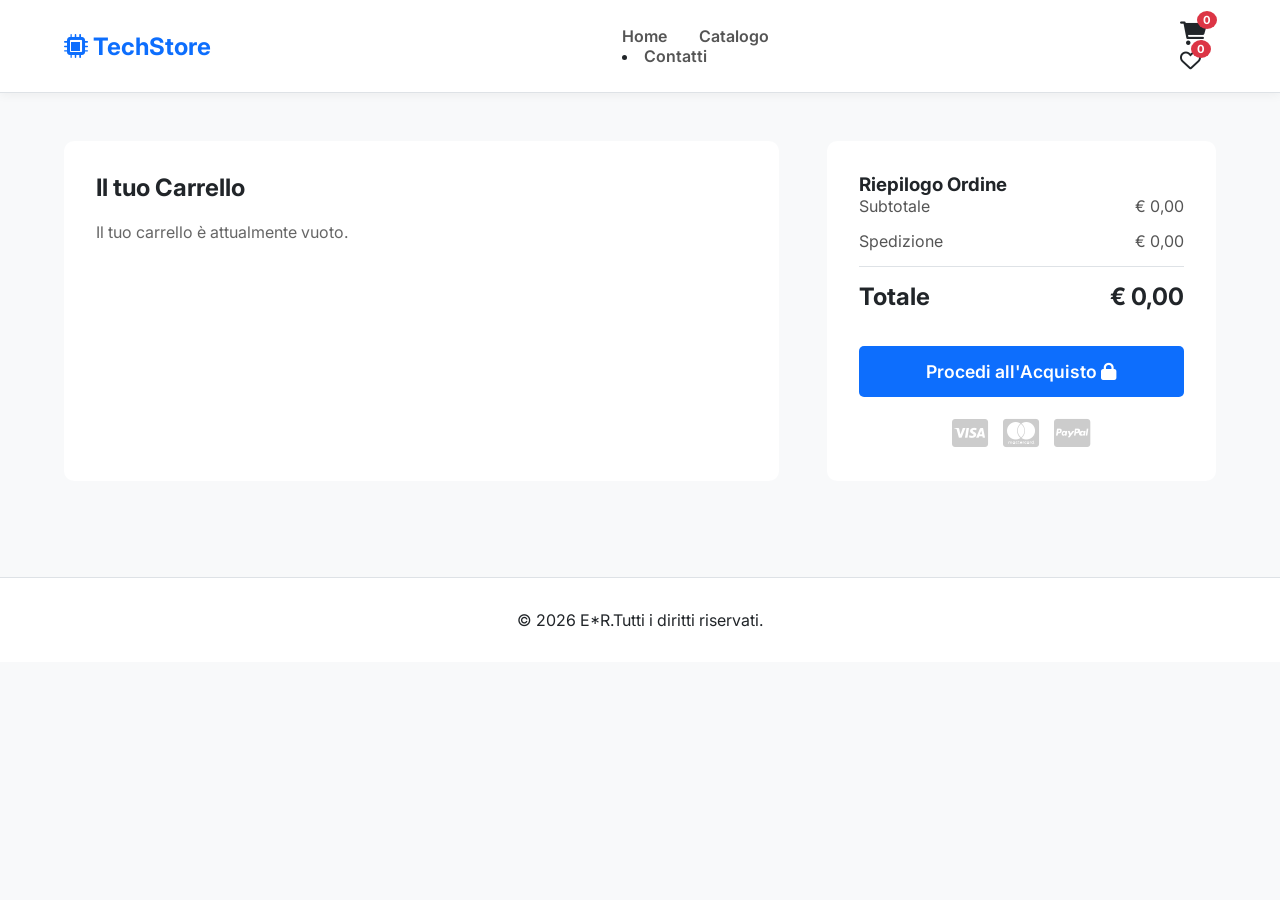
<file: carrello.html>
<!DOCTYPE html>
<html lang="it">
<head>
    <meta charset="UTF-8">
    <meta name="viewport" content="width=device-width, initial-scale=1.0">
    <title>Carrello | TechStore</title>
    <link rel="stylesheet" href="style.css">
    <link href="https://cdnjs.cloudflare.com/ajax/libs/font-awesome/6.0.0/css/all.min.css" rel="stylesheet">
    <link href="https://fonts.googleapis.com/css2?family=Inter:wght@300;400;600;700&display=swap" rel="stylesheet">
</head>
<body>
    <header>
        <div class="logo"><h2><i class="fas fa-microchip"></i> TechStore</h2></div>
        <nav><ul><li><a href="index.html">Home</a>
        </li><li><a href="catalogo.html">Catalogo</a></li></ul><li><a href="contatti.html">Contatti</a></li></nav>
        <div class="header-actions">
            <a href="carrello.html" class="cart-icon"><i class="fas fa-shopping-cart"></i><span id="cart-badge" class="badge">1</span></a>
            <div class="header-actions">
    <a href="preferiti.html" class="wishlist-icon" style="margin-right: 15px; font-size: 1.3rem; position: relative;"><i class="far fa-heart"></i><span id="wishlist-badge" class="badge" style="background-color: #dc3545;">0</span></a>
        </div>
    </header>

    <div class="cart-container">
        <div class="cart-items">
            <h2>Il tuo Carrello</h2>
            <div class="cart-item">
                <img src="https://images.unsplash.com/photo-1496181133206-80ce9b88a853?q=80&w=200&auto=format&fit=crop" alt="Laptop">
                <div class="item-details">
                    <h3>UltraBook 15" M2</h3>
                    <p>Variante: Grigio Siderale</p>
                </div>
                <div class="item-qty"><input type="number" value="1" min="1"></div>
                <div class="item-price">€ 1.450,00</div>
                <button class="btn-remove"><i class="fas fa-trash"></i></button>
            </div>
        </div>

        <div class="cart-summary">
            <h3>Riepilogo Ordine</h3>
            <div class="summary-line"><span>Subtotale</span><span>€ 1.450,00</span></div>
            <div class="summary-line"><span>Spedizione</span><span>Gratuita</span></div>
            <hr style="margin: 15px 0; border: none; border-top: 1px solid #dee2e6;">
            <div class="summary-line total"><span>Totale</span><span>€ 1.450,00</span></div>
            <button class="btn-primary checkout-btn" onclick="procediCheckout()">Procedi all'Acquisto <i class="fas fa-lock"></i></button>
            <div class="secure-payments">
                <i class="fab fa-cc-visa"></i> <i class="fab fa-cc-mastercard"></i> <i class="fab fa-cc-paypal"></i>
            </div>
        </div>
    </div>

    <footer><div class="footer-bottom"><p>© 2026 E*R.Tutti i diritti riservati.</p></div></footer>
    <script src="script.js"></script>
</body>
</html>
</file>
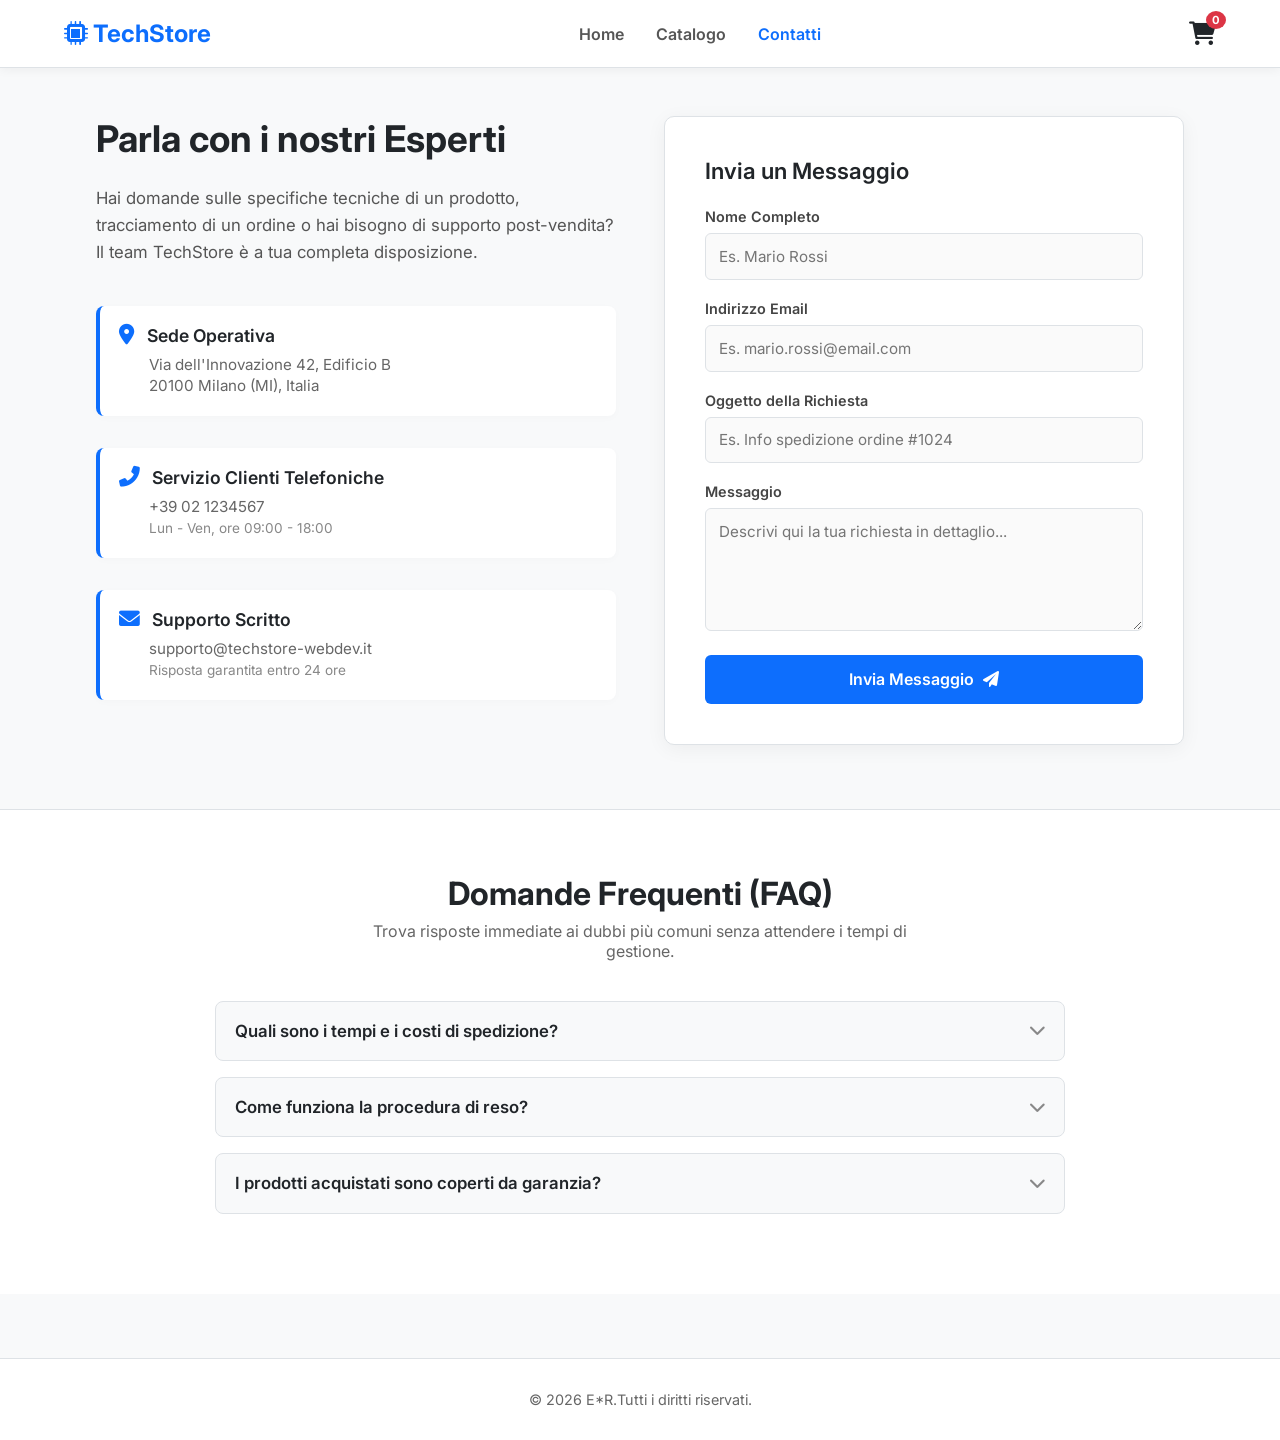
<file: contatti.html>
<!DOCTYPE html>
<html lang="it">
<head>
    <meta charset="UTF-8">
    <meta name="viewport" content="width=device-width, initial-scale=1.0">
    <title>Contatti & Assistenza | TechStore</title>
    <link rel="stylesheet" href="style.css">
    <link href="https://cdnjs.cloudflare.com/ajax/libs/font-awesome/6.0.0/css/all.min.css" rel="stylesheet">
    <link href="https://fonts.googleapis.com/css2?family=Inter:wght@300;400;600;700&display=swap" rel="stylesheet">
    <style>
        .contact-container {
            max-width: 1200px;
            margin: 3rem auto;
            padding: 0 2rem;
            display: block;
        }
        .contact-grid-layout {
            display: table;
            width: 100%;
            table-layout: fixed;
            margin-bottom: 3rem;
        }
        .contact-column {
            display: table-cell;
            width: 50%;
            vertical-align: top;
            padding: 0 1.5rem;
        }
        @media (max-width: 768px) {
            .contact-column {
                display: block;
                width: 100%;
                padding: 0;
                margin-bottom: 2rem;
            }
        }
        .contact-info h1 {
            font-size: 2.3rem;
            margin-bottom: 1.5rem;
            color: var(--text-dark);
            font-weight: 700;
        }
        .contact-info p.subtitle {
            color: #555;
            line-height: 1.6;
            margin-bottom: 2.5rem;
            font-size: 1.05rem;
        }
        .info-details {
            margin-top: 2rem;
        }
        .info-item {
            display: block;
            margin-bottom: 2rem;
            background: white;
            padding: 1.2rem;
            border-radius: 8px;
            border-left: 4px solid var(--primary);
            box-shadow: 0 2px 8px rgba(0,0,0,0.02);
        }
        .info-item-header {
            display: flex;
            align-items: center;
            gap: 12px;
            margin-bottom: 0.5rem;
        }
        .info-item i {
            font-size: 1.3rem;
            color: var(--primary);
        }
        .info-item h4 {
            margin: 0;
            font-size: 1.1rem;
            font-weight: 600;
        }
        .info-item p {
            margin: 0;
            font-size: 0.95rem;
            color: #666;
            padding-left: 30px;
            line-height: 1.4;
        }
        .contact-form-box {
            background: white;
            padding: 2.5rem;
            border-radius: 10px;
            box-shadow: 0 4px 20px rgba(0,0,0,0.05);
            border: 1px solid var(--border);
        }
        .contact-form-box h3 {
            margin-bottom: 1.5rem;
            font-size: 1.4rem;
            font-weight: 600;
            color: var(--text-dark);
        }
        .form-group {
            margin-bottom: 1.25rem;
        }
        .form-group label {
            display: block;
            margin-bottom: 0.5rem;
            font-weight: 600;
            font-size: 0.9rem;
            color: #444;
        }
        .form-group input, .form-group textarea {
            width: 100%;
            padding: 0.8rem;
            border: 1px solid var(--border);
            border-radius: 6px;
            font-family: inherit;
            font-size: 0.95rem;
            background-color: #fafafa;
            transition: all 0.3s;
        }
        .form-group input:focus, .form-group textarea:focus {
            outline: none;
            border-color: var(--primary);
            background-color: #fff;
            box-shadow: 0 0 0 3px rgba(13, 110, 253, 0.1);
        }
        .faq-section {
            background: white;
            padding: 4rem 5%;
            margin-top: 4rem;
            border-top: 1px solid var(--border);
        }
        .faq-container {
            max-width: 850px;
            margin: 2.5rem auto 0 auto;
        }
        .faq-title {
            text-align: center;
            font-size: 2rem;
            font-weight: 700;
            margin-bottom: 0.5rem;
        }
        .faq-item {
            border: 1px solid var(--border);
            border-radius: 8px;
            padding: 1.2rem;
            margin-bottom: 1rem;
            cursor: pointer;
            transition: all 0.2s ease;
            background-color: var(--bg-light);
        }
        .faq-item:hover {
            border-color: var(--primary);
            background-color: #fff;
        }
        .faq-question {
            display: flex;
            justify-content: space-between;
            align-items: center;
            font-weight: 600;
            font-size: 1.05rem;
            color: var(--text-dark);
        }
        .faq-answer {
            max-height: 0;
            overflow: hidden;
            transition: max-height 0.3s ease, margin-top 0.3s ease;
            color: #555;
            line-height: 1.6;
            font-size: 0.95rem;
        }
        .faq-item.active {
            background-color: #fff;
            border-color: var(--primary);
            box-shadow: 0 4px 12px rgba(13, 110, 253, 0.03);
        }
        .faq-item.active .faq-answer {
            max-height: 200px;
            margin-top: 1rem;
            border-top: 1px solid var(--border);
            padding-top: 0.8rem;
        }
        .faq-item.active .faq-question i {
            transform: rotate(180deg);
            color: var(--primary);
        }
        .faq-question i {
            transition: transform 0.3s;
            color: #888;
        }
        .btn-submit {
            background-color: var(--primary);
            color: white;
            width: 100%;
            padding: 0.9rem;
            border: none;
            border-radius: 6px;
            cursor: pointer;
            font-weight: 600;
            font-size: 1rem;
            transition: background-color 0.2s;
        }
        .btn-submit:hover {
            background-color: var(--primary-hover);
        }
    </style>
</head>
<body>
    <header>
        <div class="logo"><h2><i class="fas fa-microchip"></i> TechStore</h2></div>
        <nav>
            <ul>
                <li><a href="index.html">Home</a></li>
                <li><a href="catalogo.html">Catalogo</a></li>
                <li><a href="contatti.html" class="active">Contatti</a></li>
            </ul>
        </nav>
        <div class="header-actions">
            <a href="carrello.html" class="cart-icon"><i class="fas fa-shopping-cart"></i><span id="cart-badge" class="badge">0</span></a>
        </div>
    </header>

    <main>
        <div class="contact-container">
            <div class="contact-grid-layout">
                <!-- Colonna Info Sinistra -->
                <div class="contact-column contact-info">
                    <h1>Parla con i nostri Esperti</h1>
                    <p class="subtitle">Hai domande sulle specifiche tecniche di un prodotto, tracciamento di un ordine o hai bisogno di supporto post-vendita? Il team TechStore è a tua completa disposizione.</p>
                    
                    <div class="info-details">
                        <div class="info-item">
                            <div class="info-item-header">
                                <i class="fas fa-map-marker-alt"></i>
                                <h4>Sede Operativa</h4>
                            </div>
                            <p>Via dell'Innovazione 42, Edificio B<br>20100 Milano (MI), Italia</p>
                        </div>
                        <div class="info-item">
                            <div class="info-item-header">
                                <i class="fas fa-phone-alt"></i>
                                <h4>Servizio Clienti Telefoniche</h4>
                            </div>
                            <p>+39 02 1234567<br><span style="font-size:0.85rem; color:#888;">Lun - Ven, ore 09:00 - 18:00</span></p>
                        </div>
                        <div class="info-item">
                            <div class="info-item-header">
                                <i class="fas fa-envelope"></i>
                                <h4>Supporto Scritto</h4>
                            </div>
                            <p>supporto@techstore-webdev.it<br><span style="font-size:0.85rem; color:#888;">Risposta garantita entro 24 ore</span></p>
                        </div>
                    </div>
                </div>

                <!-- Colonna Form Destra -->
                <div class="contact-column">
                    <div class="contact-form-box">
                        <h3>Invia un Messaggio</h3>
                        <form id="contactForm" onsubmit="inviaMessaggio(event)">
                            <div class="form-group">
                                <label for="name">Nome Completo</label>
                                <input type="text" id="name" required placeholder="Es. Mario Rossi">
                            </div>
                            <div class="form-group">
                                <label for="email">Indirizzo Email</label>
                                <input type="email" id="email" required placeholder="Es. mario.rossi@email.com">
                            </div>
                            <div class="form-group">
                                <label for="subject">Oggetto della Richiesta</label>
                                <input type="text" id="subject" required placeholder="Es. Info spedizione ordine #1024">
                            </div>
                            <div class="form-group">
                                <label for="message">Messaggio</label>
                                <textarea id="message" rows="5" required placeholder="Descrivi qui la tua richiesta in dettaglio..."></textarea>
                            </div>
                            <button type="submit" class="btn-submit">Invia Messaggio <i class="fas fa-paper-plane" style="margin-left:5px;"></i></button>
                        </form>
                    </div>
                </div>
            </div>
        </div>

        <!-- Sezione FAQ Accordion -->
        <section class="faq-section">
            <h2 class="faq-title">Domande Frequenti (FAQ)</h2>
            <p style="text-align: center; color: #666; max-width: 600px; margin: 0 auto 2rem auto;">Trova risposte immediate ai dubbi più comuni senza attendere i tempi di gestione.</p>
            
            <div class="faq-container">
                <div class="faq-item" onclick="toggleFaq(this)">
                    <div class="faq-question">
                        <span>Quali sono i tempi e i costi di spedizione?</span>
                        <i class="fas fa-chevron-down"></i>
                    </div>
                    <div class="faq-answer">
                        La spedizione è espressa e gratuita in tutta Italia per ordini superiori a € 49,00. Per importi inferiori, il costo fisso è di € 5,90. La consegna avviene normalmente in 24/48 ore lavorative dal momento dell'evasione.
                    </div>
                </div>
                
                <div class="faq-item" onclick="toggleFaq(this)">
                    <div class="faq-question">
                        <span>Come funziona la procedura di reso?</span>
                        <i class="fas fa-chevron-down"></i>
                    </div>
                    <div class="faq-answer">
                        Puoi richiedere il reso gratuito entro 14 giorni dalla data di consegna del pacco. È sufficiente compilare la richiesta nell'area personale o contattarci via form per ricevere l'etichetta di spedizione prepagata del corriere.
                    </div>
                </div>

                <div class="faq-item" onclick="toggleFaq(this)">
                    <div class="faq-question">
                        <span>I prodotti acquistati sono coperti da garanzia?</span>
                        <i class="fas fa-chevron-down"></i>
                    </div>
                    <div class="faq-answer">
                        Sì, tutti i prodotti venduti su TechStore sono al 100% originali e coperti dalla Garanzia Legale di Conformità della durata di 24 mesi per i clienti privati, valida a livello nazionale.
                    </div>
                </div>
            </div>
        </section>
    </main>

    <footer style="background: #fff; padding: 2rem 0; text-align: center; border-top: 1px solid var(--border); margin-top: 4rem;">
        <p style="color: #666; font-size: 0.9rem;">© 2026 E*R.Tutti i diritti riservati.</p>
    </footer>

    <script src="script.js"></script>
    <script>
        function toggleFaq(element) {
            element.classList.toggle('active');
        }
        function inviaMessaggio(event) {
            event.preventDefault();
            const nome = document.getElementById('name').value;
            alert(`Grazie ${nome}! Il tuo messaggio è stato preso in carico con successo. Ti risponderemo all'indirizzo email inserito entro 24 ore lavorative.`);
            document.getElementById('contactForm').reset();
        }
    </script>
</body>
</html>
</file>
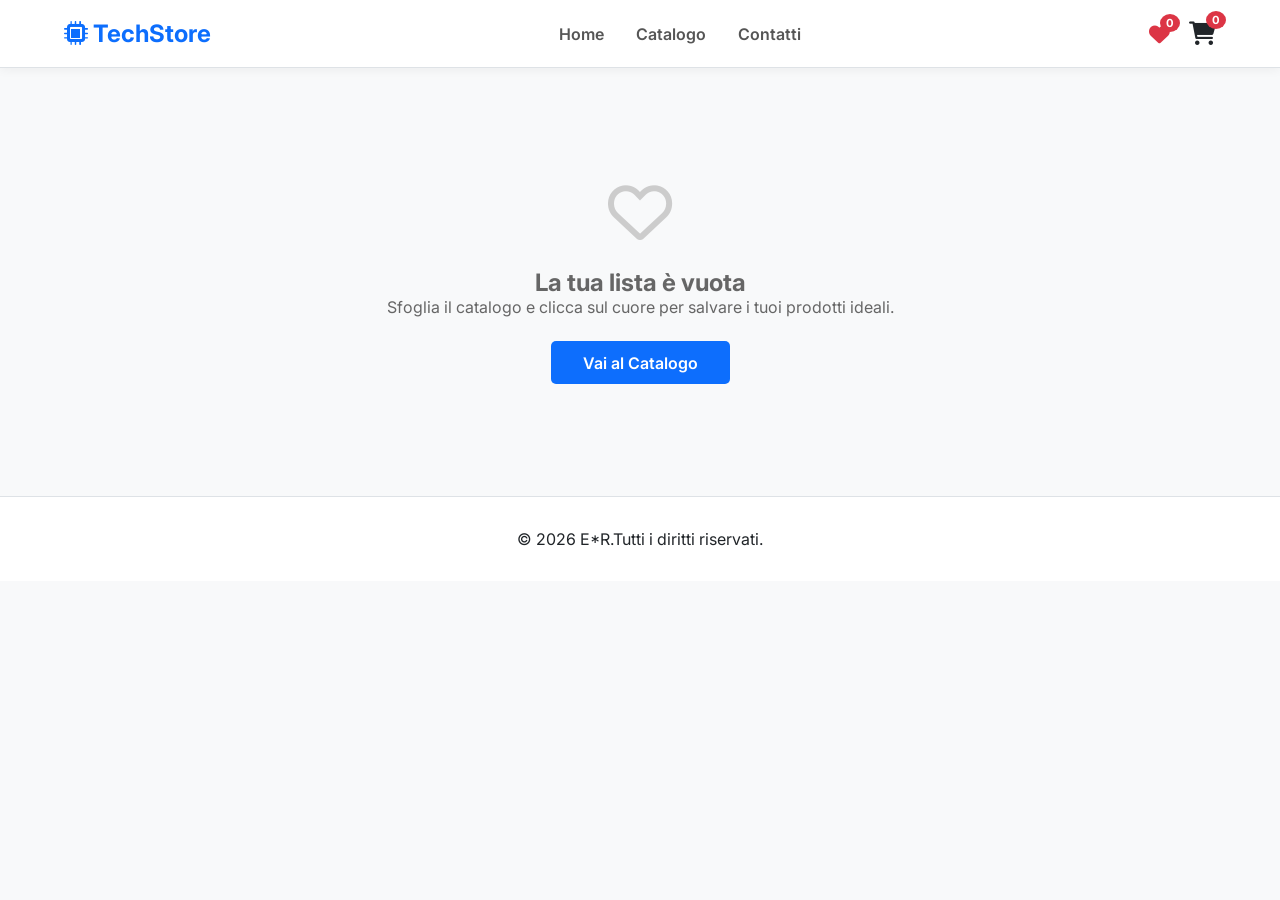
<file: preferiti.html>
<!DOCTYPE html>
<html lang="it">
<head>
    <meta charset="UTF-8">
    <meta name="viewport" content="width=device-width, initial-scale=1.0">
    <title>Lista dei Desideri | TechStore</title>
    <link rel="stylesheet" href="style.css">
    <link href="https://cdnjs.cloudflare.com/ajax/libs/font-awesome/6.0.0/css/all.min.css" rel="stylesheet">
    <link href="https://fonts.googleapis.com/css2?family=Inter:wght@300;400;600;700&display=swap" rel="stylesheet">
    <style>
        .wishlist-container { max-width: 1200px; margin: 3rem auto; padding: 0 2rem; }
        .wishlist-header { margin-bottom: 2rem; border-bottom: 1px solid var(--border); padding-bottom: 1rem; }
        .wishlist-grid { display: grid; grid-template-columns: repeat(auto-fill, minmax(280px, 1fr)); gap: 2rem; }
        .empty-wishlist { text-align: center; padding: 4rem 2rem; color: #666; }
        .empty-wishlist i { font-size: 4rem; color: #ccc; margin-bottom: 1.5rem; }
        
        /* Stile specifico per badge wishlist nell'header */
        .wishlist-icon { position: relative; margin-right: 15px; font-size: 1.3rem; color: #333; transition: 0.3s; }
        .wishlist-icon:hover { color: #dc3545; }
        .wishlist-icon .badge { background-color: #dc3545; }
    </style>
</head>
<body>
    <header>
        <div class="logo"><h2><i class="fas fa-microchip"></i> TechStore</h2></div>
        <nav>
            <ul>
                <li><a href="index.html">Home</a></li>
                <li><a href="catalogo.html">Catalogo</a></li>
                <li><a href="contatti.html">Contatti</a></li>
            </ul>
        </nav>
        <div class="header-actions">
            <a href="preferiti.html" class="wishlist-icon" style="color: #dc3545;"><i class="fas fa-heart"></i><span id="wishlist-badge" class="badge">0</span></a>
            <a href="carrello.html" class="cart-icon"><i class="fas fa-shopping-cart"></i><span id="cart-badge" class="badge">0</span></a>
        </div>
    </header>

    <main>
        <div class="wishlist-container">
            <div class="wishlist-header">
                <h1>La tua Lista dei Desideri <i class="fas fa-heart" style="color: #dc3545;"></i></h1>
                <p>I prodotti che hai salvato per un secondo momento.</p>
            </div>
            
            <div id="wishlist-grid" class="wishlist-grid">
                <!-- I prodotti preferiti verranno inseriti qui dinamicamente da JavaScript -->
            </div>
        </div>
    </main>

    <footer><div class="footer-bottom"><p>© 2026 E*R.Tutti i diritti riservati.</p></div></footer>
    <script src="script.js"></script>
</body>
</html>
</file>
<file: style.css>
@import url('https://fonts.googleapis.com/css2?family=Inter:wght@300;400;600;700&display=swap');

:root {
    --primary: #0d6efd;
    --primary-hover: #0b5ed7;
    --bg-light: #f8f9fa;
    --text-dark: #212529;
    --border: #dee2e6;
}

* { margin: 0; padding: 0; box-sizing: border-box; font-family: 'Inter', sans-serif; }
body { background-color: var(--bg-light); color: var(--text-dark); }
a { text-decoration: none; color: inherit; }

/* --- HEADER & NAV --- */
header { background: white; padding: 1.2rem 5%; display: flex; justify-content: space-between; align-items: center; border-bottom: 1px solid var(--border); position: sticky; top: 0; z-index: 100; box-shadow: 0 2px 10px rgba(0,0,0,0.05); }
.logo h2 { color: var(--primary); font-weight: 700; }
nav ul { list-style: none; display: flex; gap: 2rem; }
nav a { font-weight: 600; color: #555; transition: 0.3s; }
nav a:hover, nav a.active { color: var(--primary); }
.cart-icon { position: relative; font-size: 1.5rem; color: var(--text-dark); }
.badge { position: absolute; top: -8px; right: -10px; background: #dc3545; color: white; font-size: 0.7rem; padding: 2px 6px; border-radius: 50%; font-weight: bold; }

/* --- BOTTONI --- */
.btn-primary { background: var(--primary); color: white; padding: 10px 20px; border-radius: 5px; font-weight: 600; border: none; cursor: pointer; display: inline-block; transition: 0.3s; }
.btn-primary:hover { background: var(--primary-hover); }
.btn-secondary { background: white; color: var(--primary); border: 1px solid var(--primary); padding: 8px 15px; border-radius: 5px; font-weight: 600; }
.btn-secondary:hover { background: var(--primary); color: white; }

/* --- HERO --- */
.hero-ecommerce { background: linear-gradient(rgba(13, 110, 253, 0.8), rgba(13, 110, 253, 0.8)), url('https://images.unsplash.com/photo-1550751827-4bd374c3f58b?q=80&w=1920&auto=format&fit=crop') center/cover; padding: 100px 5%; text-align: center; color: white; }
.hero-ecommerce h1 { font-size: 3.5rem; margin-bottom: 20px; }
.hero-ecommerce p { font-size: 1.2rem; margin-bottom: 30px; }

/* --- CATEGORIE --- */
.categories { padding: 4rem 5%; text-align: center; }
.cat-grid { display: grid; grid-template-columns: repeat(auto-fit, minmax(150px, 1fr)); gap: 2rem; margin-top: 2rem; }
.cat-card { background: white; padding: 2rem; border-radius: 10px; box-shadow: 0 4px 15px rgba(0,0,0,0.05); transition: 0.3s; cursor: pointer; }
.cat-card:hover { transform: translateY(-5px); color: var(--primary); }
.cat-card i { font-size: 2.5rem; margin-bottom: 15px; color: var(--primary); }

/* --- PRODOTTI (GRIGLIA COMUNE) --- */
.featured-products { padding: 0 5% 4rem; }
.product-grid { display: grid; grid-template-columns: repeat(auto-fit, minmax(280px, 1fr)); gap: 2rem; margin-top: 2rem; }
.product-card { background: white; border-radius: 10px; padding: 1.5rem; box-shadow: 0 4px 15px rgba(0,0,0,0.05); text-align: center; position: relative; }
.product-card img { width: 100%; height: 200px; object-fit: contain; margin-bottom: 1rem; }
.category-tag { font-size: 0.8rem; color: #888; text-transform: uppercase; font-weight: 600; }
.product-card h3 { font-size: 1.1rem; margin: 10px 0; }
.rating { color: #ffc107; font-size: 0.9rem; margin-bottom: 10px; }
.price { font-size: 1.3rem; font-weight: 700; color: var(--text-dark); margin-bottom: 15px; }
.btn-add { background: var(--bg-light); border: none; width: 40px; height: 40px; border-radius: 50%; color: var(--primary); cursor: pointer; font-size: 1.2rem; margin-left: 10px; transition: 0.3s; }
.btn-add:hover { background: var(--primary); color: white; }

/* --- PAGINA CATALOGO --- */
.shop-container { display: flex; gap: 2rem; padding: 3rem 5%; }
.sidebar-filters { width: 250px; background: white; padding: 1.5rem; border-radius: 10px; box-shadow: 0 4px 15px rgba(0,0,0,0.05); height: fit-content; }
.filter-group { margin-top: 1.5rem; }
.filter-group ul { list-style: none; }
.filter-group li { margin-bottom: 10px; color: #555; }
.shop-main { flex: 1; }
.shop-header { display: flex; justify-content: space-between; align-items: center; background: white; padding: 1rem 1.5rem; border-radius: 10px; margin-bottom: 2rem; }

/* --- PAGINA PRODOTTO SINGOLO --- */
.single-product-container { display: flex; flex-wrap: wrap; gap: 4rem; padding: 4rem 5%; background: white; margin: 2rem 5%; border-radius: 10px; }
.product-gallery { flex: 1; min-width: 300px; text-align: center; }
.product-gallery img { width: 100%; max-width: 500px; object-fit: contain; }
.product-details { flex: 1; min-width: 300px; }
.product-details h1 { font-size: 2.2rem; margin: 10px 0; }
.huge-price { font-size: 2.5rem; font-weight: 700; color: var(--primary); margin: 20px 0; }
.description { color: #666; line-height: 1.6; margin-bottom: 30px; font-size: 1.1rem; }
.purchase-actions { display: flex; gap: 15px; margin-bottom: 30px; }
.qty-input { width: 70px; padding: 10px; border: 1px solid var(--border); border-radius: 5px; font-size: 1.1rem; text-align: center; }
.add-to-cart-large { flex: 1; font-size: 1.2rem; }
.delivery-info p { margin-bottom: 10px; color: #555; font-weight: 600; }
.delivery-info i { color: var(--primary); width: 25px; }

/* --- PAGINA CARRELLO --- */
.cart-container { display: flex; flex-wrap: wrap; gap: 3rem; padding: 3rem 5%; }
.cart-items { flex: 2; min-width: 300px; background: white; padding: 2rem; border-radius: 10px; }
.cart-item { display: flex; align-items: center; gap: 20px; border-bottom: 1px solid var(--border); padding: 20px 0; }
.cart-item img { width: 80px; height: 80px; object-fit: contain; }
.item-details { flex: 1; }
.item-details h3 { font-size: 1.1rem; margin-bottom: 5px; }
.item-qty input { width: 60px; padding: 5px; text-align: center; border: 1px solid var(--border); border-radius: 5px; }
.item-price { font-weight: 700; font-size: 1.1rem; }
.btn-remove { background: none; border: none; color: #dc3545; font-size: 1.2rem; cursor: pointer; }
.cart-summary { flex: 1; min-width: 300px; background: white; padding: 2rem; border-radius: 10px; height: fit-content; }
.summary-line { display: flex; justify-content: space-between; margin-bottom: 15px; color: #555; }
.summary-line.total { font-size: 1.5rem; font-weight: 700; color: var(--text-dark); margin-top: 15px; }
.checkout-btn { width: 100%; margin-top: 20px; font-size: 1.1rem; padding: 15px; }
.secure-payments { text-align: center; margin-top: 20px; font-size: 2rem; color: #ccc; display: flex; justify-content: center; gap: 15px; }

/* --- FOOTER --- */
footer { background: white; border-top: 1px solid var(--border); padding: 2rem; text-align: center; margin-top: 3rem; }
</file>
